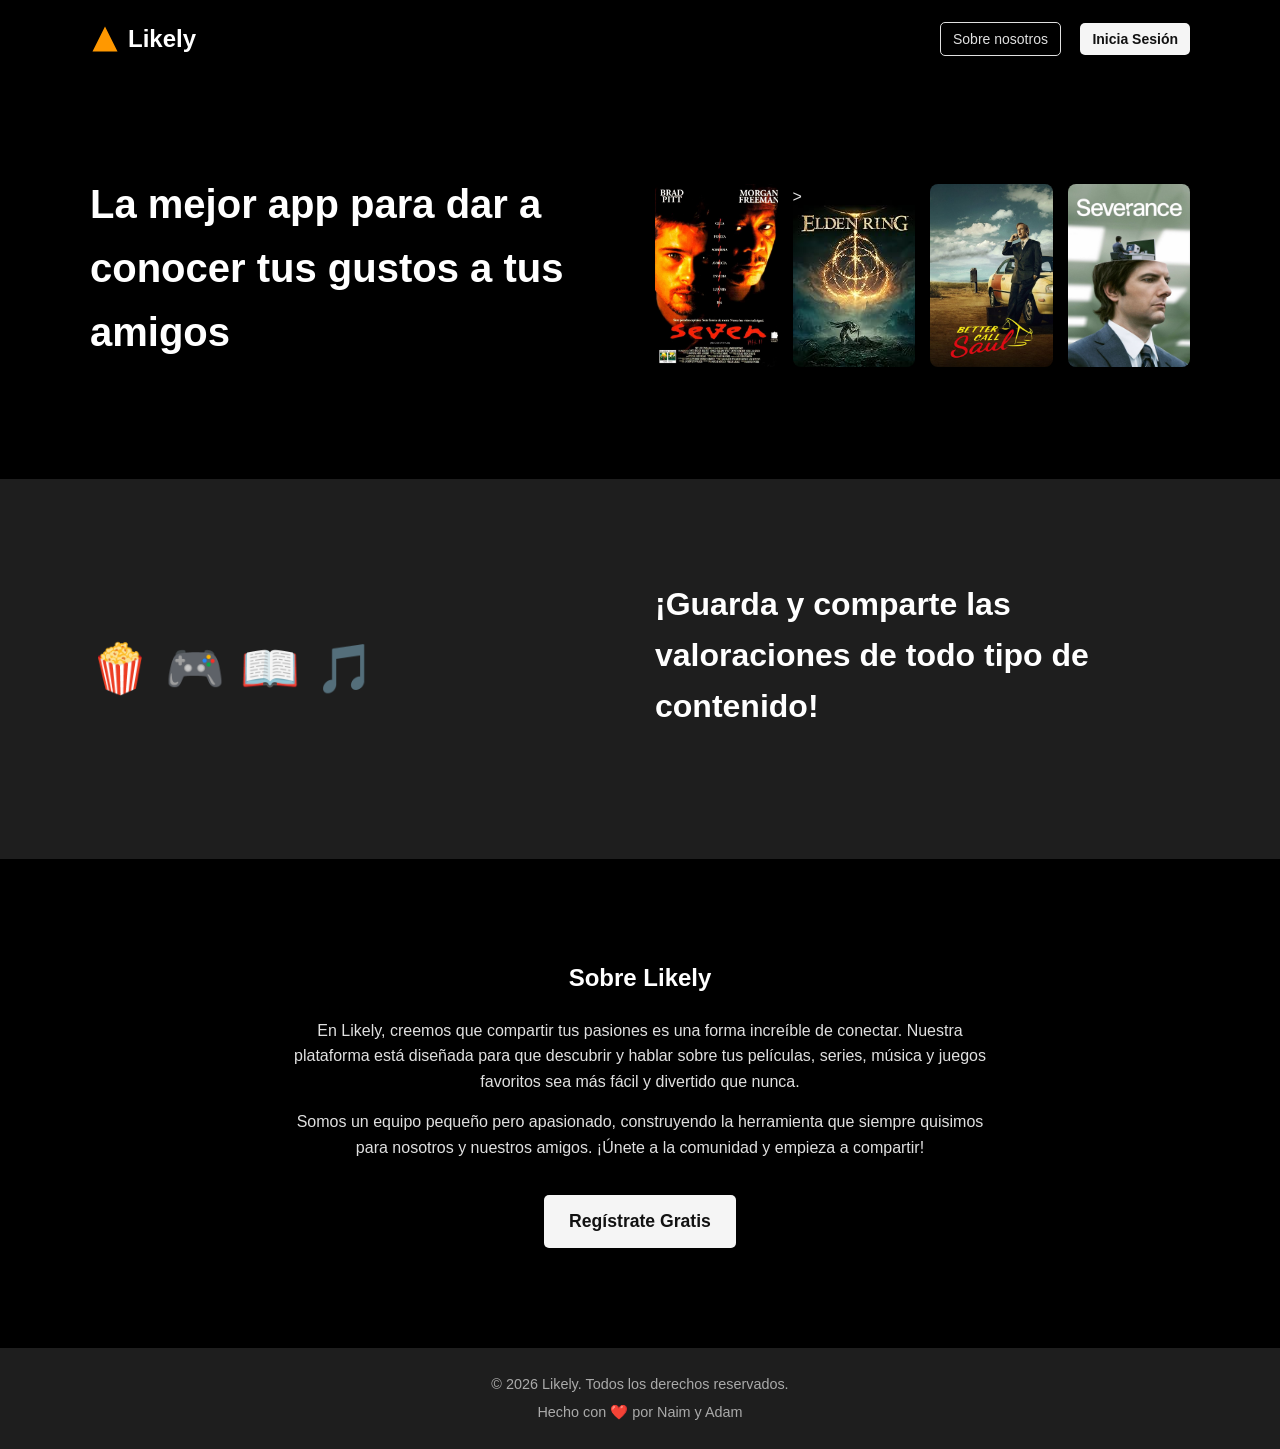
<file: frontend/pages/index.html>
<!DOCTYPE html>
<html lang="es">
<head>
    <link rel="icon" href="data:image/svg+xml,<svg xmlns='http://www.w3.org/2000/svg' viewBox='0 0 24 24'><path fill='%23ff9800' d='M12 2L2 22H22L12 2Z'/></svg>">
    <link rel="stylesheet" href="../styles/landing.css">
    <meta charset="UTF-8">
    <meta name="viewport" content="width=device-width, initial-scale=1.0">
    <title>Likely</title>
</head>
<body>

    <header class="header">
        <div class="container">
            <a href="index.html" class="logo">
                <svg class="logo-icon" viewBox="0 0 24 24">
                    <path d="M12 2L2 22H22L12 2Z"/>
                </svg>
                <span>Likely</span>
            </a>
            <nav class="nav">
                <a href="#sobre-nosotros" class="nav-btn-outline">Sobre nosotros</a>
                <a href="login.html" class="nav-btn-solid">Inicia Sesión</a>
            </nav>
        </div>
    </header>

    <section class="section section-bg-darker">
        <div class="container grid-container grid-cols-2">
            <div class="text-content">
                <h1>La mejor app para dar a conocer tus gustos a tus amigos</h1>
                </div>
            <div class="posters-gallery">
                <div class="gallery-image1" title="Poster Seven"></div>
                <div class="gallery-image2" title="Poster Elden Ring">></div>
                <div class="gallery-image3" title="Poster Better Call Saul"></div>
                <div class="gallery-image4" title="Poster Serverance"></div>
            </div>
        </div>
    </section>

    <section class="section section-bg-black emojis-section">
        <div class="container grid-container grid-cols-2">
            <div class="emojis-container">
                <span class="emoji">🍿</span>
                <span class="emoji">🎮</span>
                <span class="emoji">📖</span>
                <span class="emoji">🎵</span>
            </div>
            <div class="text-content">
                <h2>¡Guarda y comparte las valoraciones de todo tipo de contenido!</h2>
            </div>
        </div>
    </section>

    <section id="sobre-nosotros" class="section section-bg-darker about-section">
        <div class="container">
            <h2>Sobre Likely</h2>
            <p>
                En Likely, creemos que compartir tus pasiones es una forma increíble de conectar. Nuestra plataforma está diseñada para que descubrir y hablar sobre tus películas, series, música y juegos favoritos sea más fácil y divertido que nunca.
            </p>
            <p>
                Somos un equipo pequeño pero apasionado, construyendo la herramienta que siempre quisimos para nosotros y nuestros amigos. ¡Únete a la comunidad y empieza a compartir!
            </p>
            <a href="register.html" class="btn-cta">Regístrate Gratis</a>
        </div>
    </section>

    <footer class="footer">
        <div class="container">
            <p>&copy; <span id="currentYear"></span> Likely. Todos los derechos reservados.</p>
            <p>Hecho con ❤️ por Naim y Adam</p>
        </div>
    </footer>

    <script>
        document.getElementById('currentYear').textContent = new Date().getFullYear();
    </script>

</body>
</html>
</file>
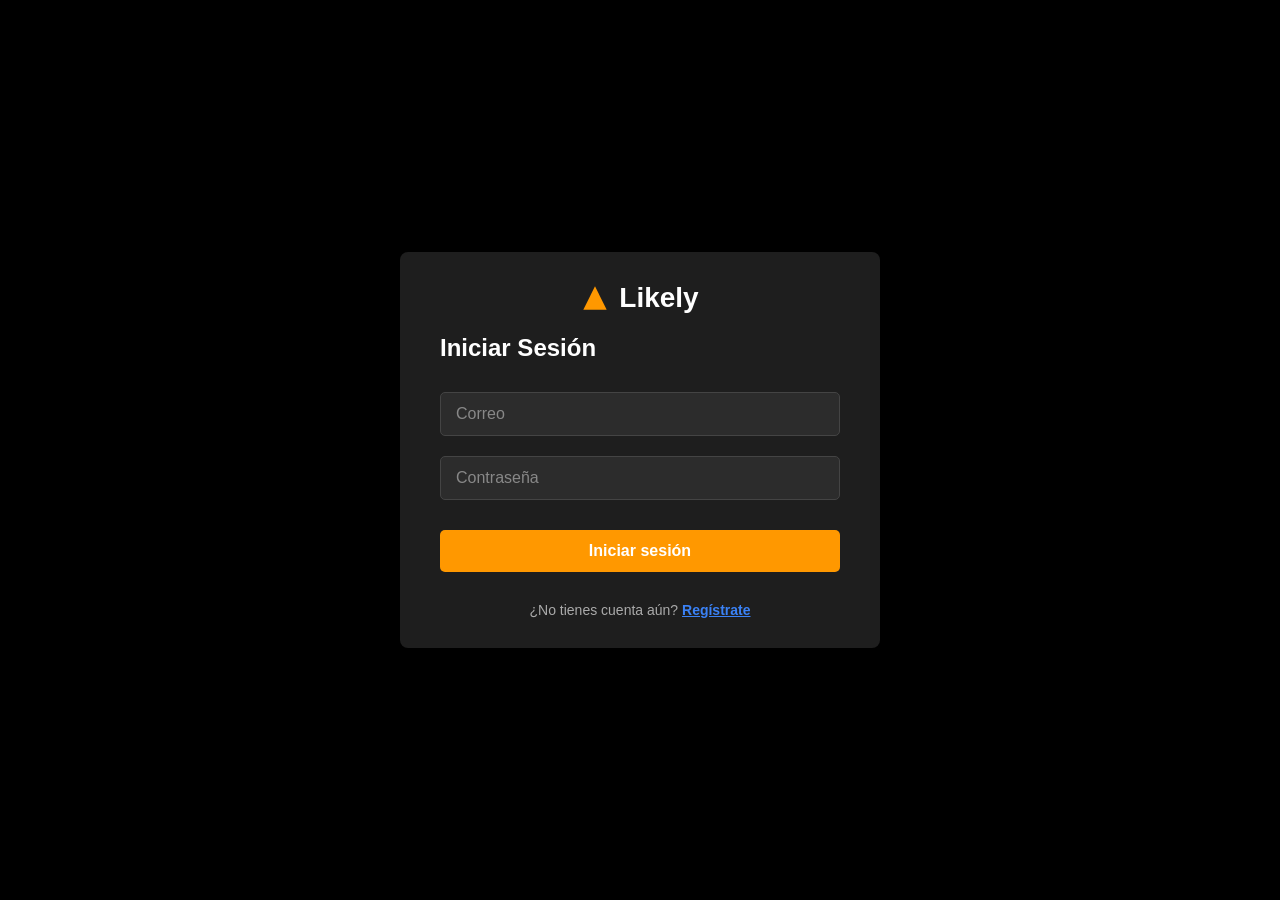
<file: frontend/pages/login.html>
<!DOCTYPE html>
<html lang="es">
<head>
    <link rel="icon" href="data:image/svg+xml,<svg xmlns='http://www.w3.org/2000/svg' viewBox='0 0 24 24'><path fill='%23ff9800' d='M12 2L2 22H22L12 2Z'/></svg>">
    <meta charset="UTF-8">
    <meta name="viewport" content="width=device-width, initial-scale=1.0">
    <title>Login</title>
    <link rel="stylesheet" href="../styles/login.css">
</head>
<body>

    <div class="login-container">
        <div class="logo-container">
            <a href="index.html" class="logo-link">
                <svg class="logo-icon" viewBox="0 0 24 24">
                    <path d="M12 2L2 22H22L12 2Z"/>
                </svg>
                <span class="logo-text">Likely</span>
            </a>
        </div>

        <h1>Iniciar Sesión</h1>

        <form id="loginForm">
            <div class="form-group">
                <label for="email">Correo</label>
                <input type="email" id="email" name="email" placeholder="Correo" required>
            </div>
            <div class="form-group">
                <label for="password">Contraseña</label>
                <input type="password" id="password" name="password" placeholder="Contraseña" required>
            </div>
            <button type="submit" class="btn-login">Iniciar sesión</button>
        </form>

        <div class="register-link">
            ¿No tienes cuenta aún? <a href="register.html">Regístrate</a>
        </div>
    </div>
    <script src="../js/login.js"></script>
</body>
</html>
</file>
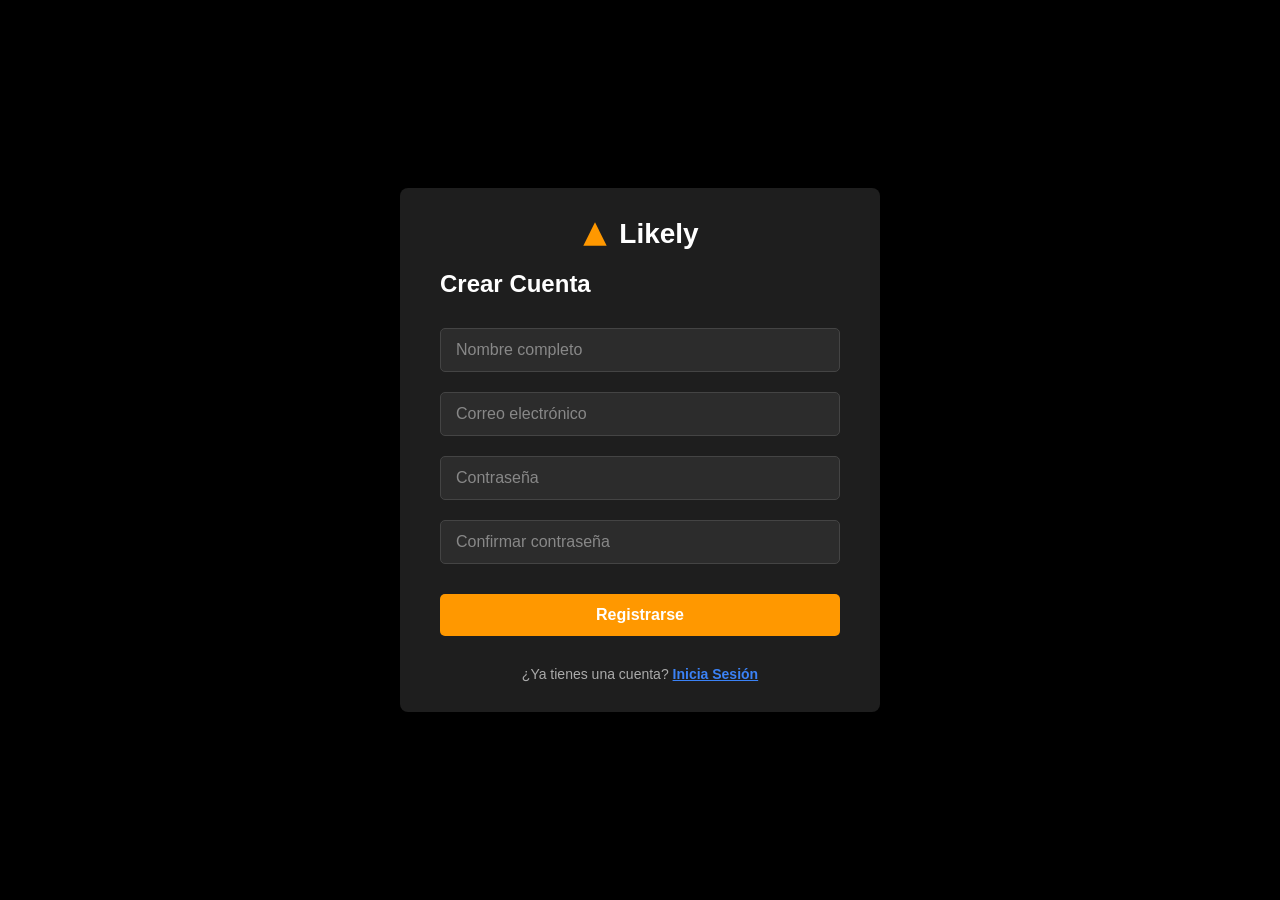
<file: frontend/pages/register.html>
<!DOCTYPE html>
<html lang="es">
<head>
    <link rel="icon" href="data:image/svg+xml,<svg xmlns='http://www.w3.org/2000/svg' viewBox='0 0 24 24'><path fill='%23ff9800' d='M12 2L2 22H22L12 2Z'/></svg>">
    <meta charset="UTF-8">
    <meta name="viewport" content="width=device-width, initial-scale=1.0">
    <title>Registrarse - Likely</title>
    <link rel="stylesheet" href="../styles/register.css">
</head>
<body>

    <div class="register-container">
        <div class="logo-container">
            <a href="index.html" class="logo-link">
                <svg class="logo-icon" viewBox="0 0 24 24">
                    <path d="M12 2L2 22H22L12 2Z"/>
                </svg>
                <span class="logo-text">Likely</span>
            </a>
        </div>

        <h1>Crear Cuenta</h1>

        <form id="registerForm">
            <div class="form-group">
                <input type="text" id="fullName" name="fullName" placeholder="Nombre completo" required>
            </div>
            <div class="form-group">
                <input type="email" id="email" name="email" placeholder="Correo electrónico" required>
            </div>
            <div class="form-group">
                <input type="password" id="password" name="password" placeholder="Contraseña" required>
            </div>
            <div class="form-group">
                <input type="password" id="confirmPassword" name="confirmPassword" placeholder="Confirmar contraseña" required>
            </div>
            <button type="submit" class="btn-register">Registrarse</button>
        </form>

        <div class="login-link">
            ¿Ya tienes una cuenta? <a href="login.html">Inicia Sesión</a> </div>
    </div>

    <script src="../js/register.js"></script>

</body>
</html>
</file>
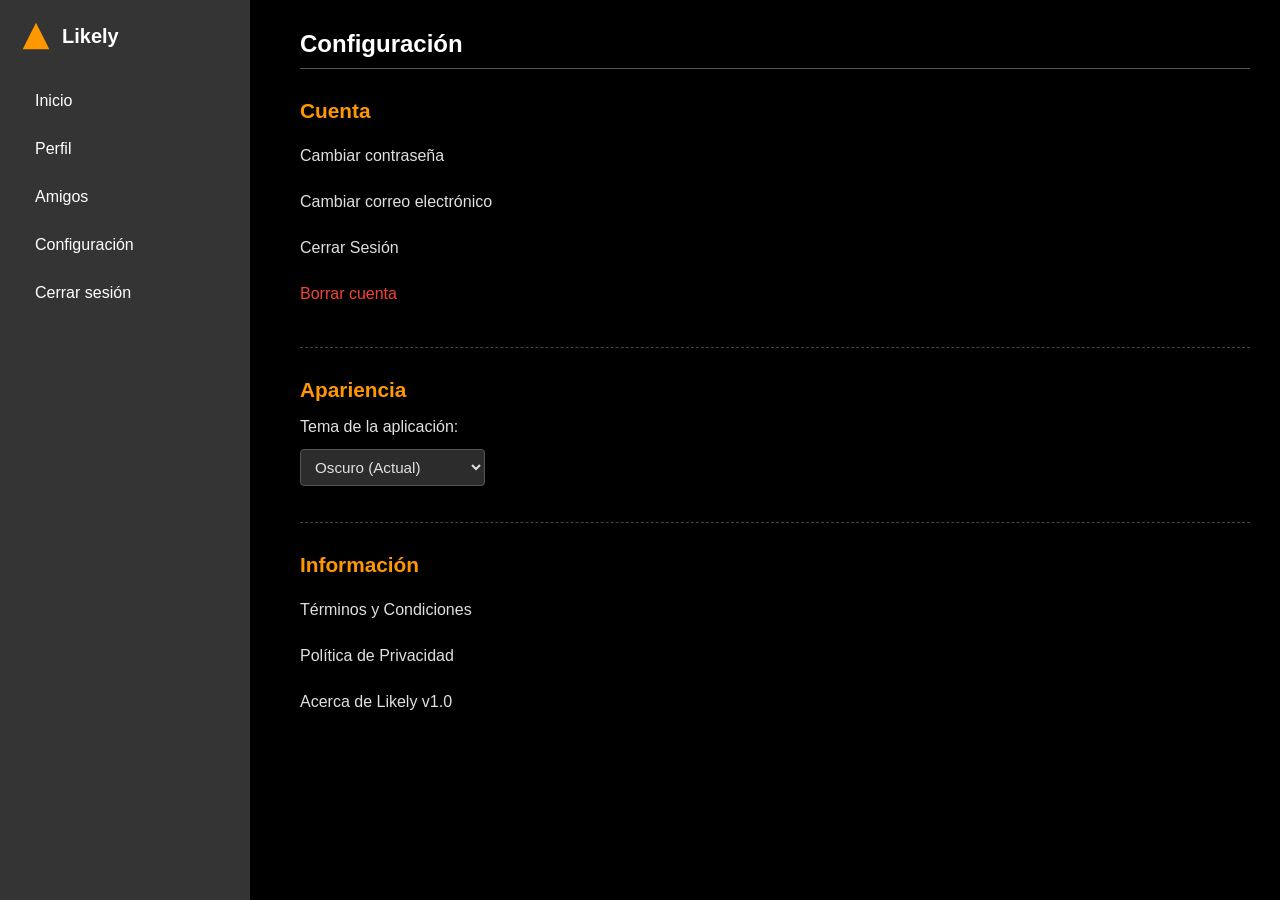
<file: frontend/pages/app/configPage.html>
<!DOCTYPE html>
<html lang="es">

<head>

    <meta charset="UTF-8" />
    <meta name="viewport" content="width=device-width, initial-scale=1.0" />
    <title>Likely</title>
    <link rel="stylesheet" href="../../styles/appStyles/configPage.css" />
</head>

<body>
    <div class="contenedor">

        <div class="barra-lateral">
            <a href="#" class="app-logo">
                <!-- REVISAR
                El svg nose como funciona en el html, se podría hacer con una imagen. -->
                <svg viewBox="0 0 24 24" xmlns="http://www.w3.org/2000/svg">
                    <path fill="#ff9800" d="M12 2L2 22H22L12 2Z" />
                </svg>
                <span>Likely</span>
            </a>

            <ul>
                <li><a href="homePage.html">Inicio</a></li>
                <li><a href="#">Perfil</a></li>
                <li><a href="#">Amigos</a></li>
                <li><a href="configPage.html">Configuración</a></li>
                <li><a href="#">Cerrar sesión</a></li>
            </ul>
        </div>

        <div class="contenido">
            <h2>Configuración</h2>

            <div class="contenedor-configuracion">

                <div class="seccion-config">
                    <h3>Cuenta</h3>
                    <ul class="lista-opciones">
                        <li><a href="#" id="opcionCambiarContrasena">Cambiar contraseña</a></li>
                        <li><a href="#" id="opcionCambiarCorreo">Cambiar correo electrónico</a></li>
                        <li><a href="#" id="opcionCerrarSesion" class="texto-importante">Cerrar Sesión</a></li>
                        <li><a href="#" id="opcionBorrarCuenta" class="texto-peligro">Borrar cuenta</a></li>
                    </ul>
                </div>

                <div class="seccion-config">
                    <h3>Apariencia</h3>
                    <ul class="lista-opciones">
                        <li>
                            <label for="selectorTema">Tema de la aplicación:</label>
                            <select name="tema" id="selectorTema">
                                <option value="oscuro">Oscuro (Actual)</option>
                                <option value="claro" disabled>Claro (No disponible)</option>
                            </select>
                        </li>
                        </ul>
                </div>

                <div class="seccion-config">
                    <h3>Información</h3>
                    <ul class="lista-opciones">
                        <li><a href="#" id="opcionTerminos">Términos y Condiciones</a></li>
                        <li><a href="#" id="opcionPoliticaPrivacidad">Política de Privacidad</a></li>
                        <li><a href="#" id="opcionAcercaDe">Acerca de Likely v1.0</a></li>
                    </ul>
                </div>

            </div>
        </div>

    <script src="../../js/appJs/configPage.js"></script>

</html>
</file>
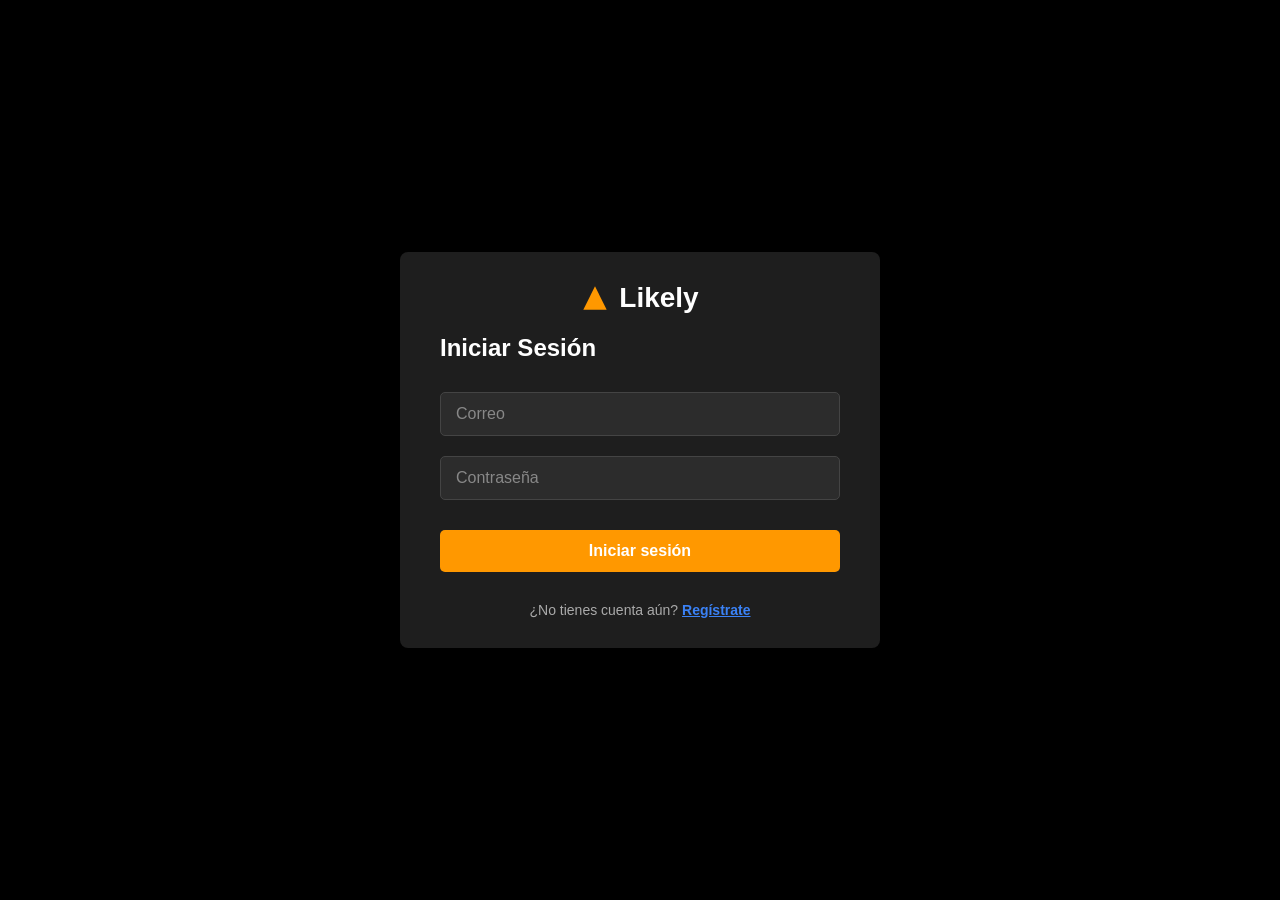
<file: frontend/pages/app/crearPublicacion.html>
<!DOCTYPE html>
<html lang="es">

<head>
    <meta charset="UTF-8" />
    <meta name="viewport" content="width=device-width, initial-scale=1.0" />
    <title>Likely - Crear Valoración</title>
    <link rel="icon"
        href="data:image/svg+xml,<svg xmlns='http://www.w3.org/2000/svg' viewBox='0 0 24 24'><path fill='%23ff9800' d='M12 2L2 22H22L12 2Z'/></svg>">
    <link rel="stylesheet" href="../../styles/appStyles/crearPublicacion.css" />
    <!-- SOLO AQUÍ va guardian.js -->
    <script src="../../js/appJs/utils/guardian.js"></script>
</head>

<body style="display: none">
    <div class="contenedor">
        <div class="barra-lateral">
            <a href="../index.html" class="app-logo">
                <svg viewBox="0 0 24 24" xmlns="http://www.w3.org/2000/svg">
                    <path fill="#ff9800" d="M12 2L2 22H22L12 2Z" />
                </svg>
                <span>Likely</span>
            </a>
            <ul>
                <li><a href="homePage.html">Inicio</a></li>
                <li><a href="miPerfil.html">Perfil</a></li>
                <li><a href="amigos.html">Amigos</a></li>
                <li><a href="configuracion.html">Configuración</a></li>
                <li><a href="#">Cerrar sesión</a></li>
            </ul>
        </div>

        <div class="contenido">
            <h2>Crear Nueva Valoración</h2>

            <form class="formulario-creacion" id="formularioCrearPublicacion">
                <div class="campo-formulario">
                    <label for="tituloPublicacion">Título<span class="requerido">*</span></label>
                    <input type="text" id="tituloPublicacion" name="titulo" required>
                    <p class="ayuda-texto">El nombre de la película, serie, libro, etc.</p>
                </div>

                <div class="campo-formulario">
                    <label for="urlImagenPublicacion">URL de la Imagen (Opcional)</label>
                    <input type="url" id="urlImagenPublicacion" name="urlImagen">
                    <p class="ayuda-texto">Pega aquí la URL de una imagen descriptiva.</p>
                </div>

                <div class="campo-formulario">
                    <label for="valoracionPublicacion">Valoración<span class="requerido">*</span></label>
                    <input type="text" id="valoracionPublicacion" name="valoracion" placeholder="Ej: 8/10" required>
                    <p class="ayuda-texto">Tu puntuación o valoración general.</p>
                </div>

                <div class="campo-formulario">
                    <label for="categoriaPublicacion">Categoría<span class="requerido">*</span></label>
                    <select id="categoriaPublicacion" name="categoria" required>
                        <option value="" disabled selected>Selecciona una categoría...</option>
                        <option value="pelicula">Película</option>
                        <option value="serie">Serie</option>
                        <option value="musica">Música</option>
                    </select>
                </div>

                <div class="campo-formulario">
                    <label for="resenaPublicacion">Reseña (Opcional)</label>
                    <textarea id="resenaPublicacion" name="resena" rows="5"></textarea>
                    <p class="ayuda-texto">Tus comentarios, opiniones o notas.</p>
                </div>

                <div class="acciones-formulario">
                    <button type="submit" class="boton-primario">Guardar Publicación</button>
                    <a href="#" class="boton-secundario" id="botonCancelarCreacion">Cancelar</a>
                </div>
            </form>
        </div>
    </div>

    <!-- Scripts de la página: primero tu lógica, luego logout -->
    <script src="../../js/appJs/crearPublicacion.js"></script>
    <script src="../../js/appJs/utils/logout.js"></script>
</body>

</html>
</file>
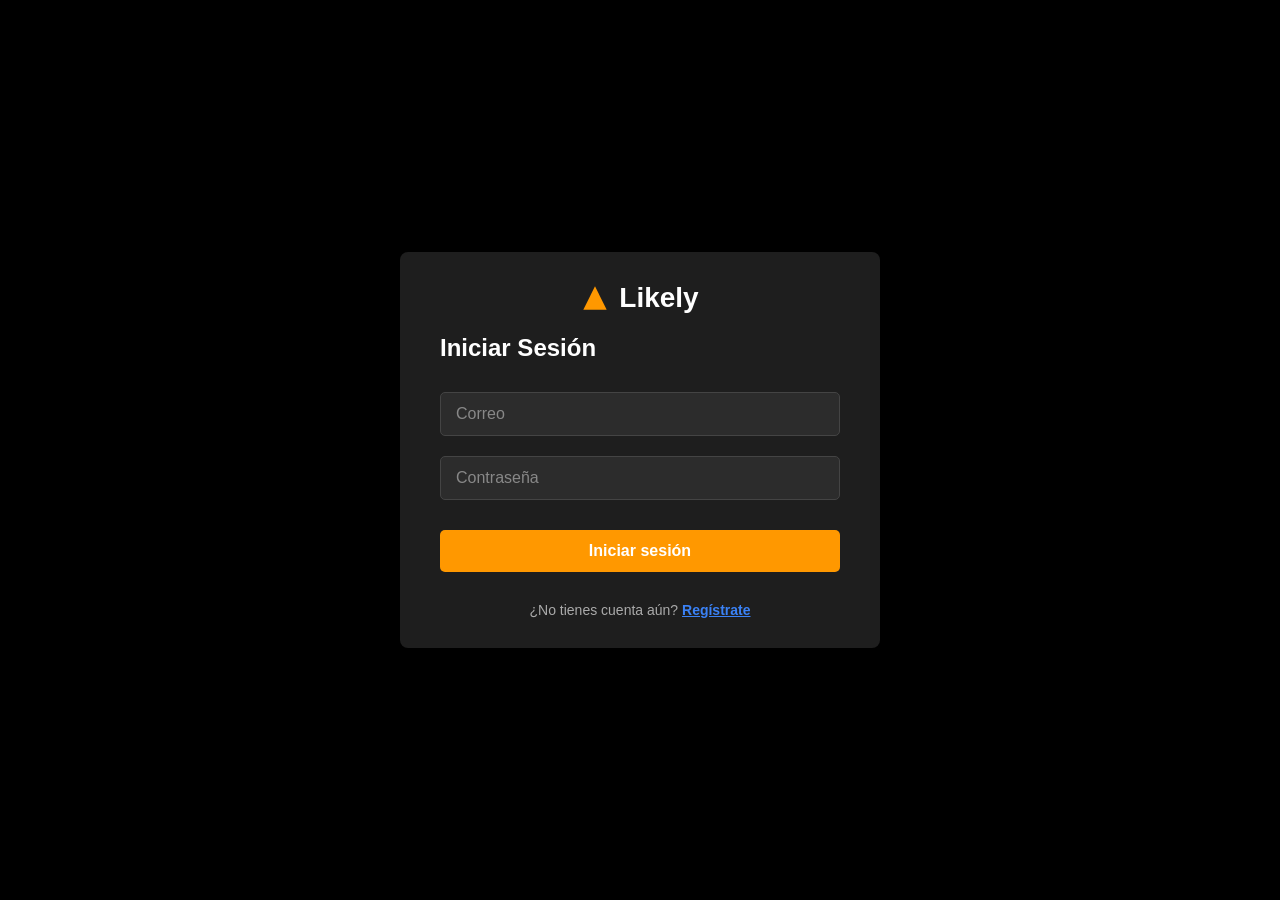
<file: frontend/pages/app/homePage.html>
<!DOCTYPE html>
<html lang="es">

<head>
    <link rel="icon" href="data:image/svg+xml,<svg xmlns='http://www.w3.org/2000/svg' viewBox='0 0 24 24'><path fill='%23ff9800' d='M12 2L2 22H22L12 2Z'/></svg>">
    <meta charset="UTF-8" />
    <meta name="viewport" content="width=device-width, initial-scale=1.0" />
    <title>Likely</title>
    <link rel="stylesheet" href="../../styles/appStyles/homePage.css" />
</head>


<body style="display: none">
    <script src="../../js/appJs/utils/guardian.js"></script>
    <div class="contenedor">
        <div class="barra-lateral">
            <a href="../index.html" class="app-logo">
                <svg viewBox="0 0 24 24" xmlns="http://www.w3.org/2000/svg">
                    <path fill="#ff9800" d="M12 2L2 22H22L12 2Z" />
                </svg>
                <span>Likely</span>
            </a>
            <ul>
                <li><a href="homePage.html">Inicio</a></li>
                <li><a href="miPerfil.html">Perfil</a></li>
                <li><a href="amigos.html">Amigos</a></li>
                <li><a href="configuracion.html">Configuración</a></li>
                <li><a href="#" id="logout-button">Cerrar sesión</a></li>

            </ul>
        </div>

        <div class="contenido">
            <h2>Mis Publicaciones</h2>

            <div class="filtros-inicio">
                <button data-categoria="todo" class="activo">Todo</button>
                <button data-categoria="pelicula">Películas</button>
                <button data-categoria="serie">Series</button>
                <button data-categoria="musica">Música</button>
            </div>

            <div class="publicaciones-inicio" id="listaPublicaciones">
            </div>
        </div>
        <a href="crearPublicacion.html" class="enlace-crear-publicacion-fijo">
            <button id="btnNuevaPublicacion" class="boton-nueva-publicacion">Crear Nueva Publicación</button>
        </a>

        <script src="../../js/appJs/homePage.js"></script>
        <script src="../../js/appJs/utils/logout.js"></script>

</body>

</html>
</file>
<file: frontend/styles/landing.css>
body {
            margin: 0;
            font-family: Arial, sans-serif;
            background-color: #121212;
            color: #E0E0E0;
            line-height: 1.6;
            padding-top: 72px;
        }

        .container {
            width: 90%;
            max-width: 1100px;
            margin: 0 auto;
            padding: 0 15px;
        }

        .header {
            position: fixed;
            top: 0;
            left: 0;
            width: 100%;
            z-index: 1000;
        }

        h1, h2, h3 {
            color: #FFFFFF;
            margin-top: 0;
        }

        a {
            text-decoration: none;
            color: inherit;
        }

        img {
            max-width: 100%;
            height: auto;
            display: block;
        }

        .header {
            background-color: #000000;
            padding: 20px 0;
            box-shadow: 0 2px 4px rgba(0,0,0,0.1);
        }

        .header .container {
            display: flex;
            justify-content: space-between;
            align-items: center;
        }

        .logo {
            display: flex;
            align-items: center;
            font-size: 24px;
            font-weight: bold;
            color: #FFFFFF;
        }

        .logo-icon {
            width: 30px;
            height: 30px;
            fill: #ff9800;
            margin-right: 8px;
        }

        .nav a {
            margin-left: 15px;
            padding: 8px 12px;
            border-radius: 5px;
            font-size: 14px;
        }

        .nav-btn-outline {
            border: 1px solid #E0E0E0;
            color: #E0E0E0;
        }
        .nav-btn-outline:hover {
            background-color: #E0E0E0;
            color: #121212;
        }

        .nav-btn-solid {
            background-color: #F5F5F5;
            color: #121212;
            font-weight: bold;
        }
        .nav-btn-solid:hover {
            background-color: #D1D1D1;
        }

        .section {
            padding: 100px 0;
        }

        .section-bg-darker {
            background-color: #000000;
        }
        .section-bg-black {
            background-color: #1E1E1E;
        }

        .grid-container {
            display: grid;
            gap: 30px;
            align-items: center;
        }

        .grid-cols-2 {
            grid-template-columns: 1fr 1fr;
        }

        .text-content h1 {
            font-size: 2.5em;
            margin-bottom: 15px;
        }
        .text-content h2 {
            font-size: 2em;
        }
        .text-content p {
            font-size: 1.1em;
            color: #B0B0B0;
        }

        .posters-gallery {
            display: grid;
            grid-template-columns: repeat(auto-fit, minmax(120px, 1fr));
            gap: 15px;
        }

        .gallery-image1 {
            border-radius: 8px;
            box-shadow: 0 4px 8px rgba(0,0,0,0.3);
            width: 100%;
            aspect-ratio: 2 / 3;
            object-fit: cover;
            background-image: url(../assets/images/Seven.png);
            background-repeat: no-repeat;
            background-size: cover;
        }

        .gallery-image2 {
            border-radius: 8px;
            box-shadow: 0 4px 8px rgba(0,0,0,0.3);
            width: 100%;
            aspect-ratio: 2 / 3;
            object-fit: cover;
            background-image: url(../assets/images/EldenRing.png);
            background-repeat: no-repeat;
            background-size: cover;
        }

        .gallery-image3 {
            border-radius: 8px;
            box-shadow: 0 4px 8px rgba(0,0,0,0.3);
            width: 100%;
            aspect-ratio: 2 / 3;
            object-fit: cover;
            background-image: url(../assets/images/Better\ Call\ Saul.png);
            background-repeat: no-repeat;
            background-size: cover;
        }

        .gallery-image4 {
            border-radius: 8px;
            box-shadow: 0 4px 8px rgba(0,0,0,0.3);
            width: 100%;
            aspect-ratio: 2 / 3;
            object-fit: cover;
            background-image: url(../assets/images/Severance.png);
            background-repeat: no-repeat;
            background-size: cover;
        }

        .emojis-section .grid-container {
            align-items: center;
        }
        .emojis-container {
            display: flex;
            justify-content: flex-start;
        }
        .emoji {
            font-size: 3rem;
            margin-right: 15px;
        }

        .about-section {
            text-align: center;
        }
        .about-section h2 {
            margin-bottom: 20px;
        }
        .about-section p {
            max-width: 700px;
            margin: 0 auto 15px auto;
        }
        .btn-cta {
            display: inline-block;
            background-color: #F5F5F5;
            color: #121212;
            padding: 12px 25px;
            border-radius: 5px;
            font-weight: bold;
            font-size: 1.1em;
            margin-top: 20px;
        }
        .btn-cta:hover {
            background-color: #D1D1D1;
        }

        .footer {
            background-color: #1E1E1E;
            text-align: center;
            padding: 20px 0;
            font-size: 0.9em;
            color: #AAAAAA;
        }
        .footer p {
            margin: 5px 0;
        }
</file>
<file: frontend/styles/login.css>
body {
            margin: 0;
            font-family: Arial, sans-serif;
            background-color: #000000;
            color: #E0E0E0;
            display: flex;
            align-items: center;
            justify-content: center;
            min-height: 100vh;
            box-sizing: border-box;
            padding: 20px;
        }

        .login-container {
            background-color: #1E1E1E;
            padding: 30px 40px;
            border-radius: 8px;
            box-shadow: 0 4px 15px rgba(0, 0, 0, 0.5);
            width: 100%;
            max-width: 400px;
            text-align: center;
        }

        .logo-container {
            display: flex;
            align-items: center;
            justify-content: center;
            margin-bottom: 20px;
        }

        .logo-link {
            display: flex;
            align-items: center;
            text-decoration: none;
            color: inherit;
        }

        .logo-icon {
            width: 28px;
            height: 28px;
            fill: #ff9800;
            margin-right: 10px;
        }

        .logo-text {
            font-size: 28px;
            font-weight: bold;
            color: #FFFFFF;
        }

        .login-container h1 {
            color: #FFFFFF;
            font-size: 24px;
            margin-bottom: 30px;
            text-align: left;
        }

        .form-group {
            margin-bottom: 20px;
            text-align: left;
        }

        .form-group label {
            display: block;
            font-size: 14px;
            color: #AAAAAA;
            margin-bottom: 5px;
            display: none;
        }

        .form-group input[type="email"],
        .form-group input[type="password"] {
            width: 100%;
            padding: 12px 15px;
            background-color: #2C2C2C;
            border: 1px solid #444444;
            border-radius: 5px;
            color: #E0E0E0;
            font-size: 16px;
            box-sizing: border-box;
        }

        .form-group input[type="email"]::placeholder,
        .form-group input[type="password"]::placeholder {
            color: #888888;
        }

        .btn-login {
            background-color: #ff9800;
            color: #FFFFFF;
            padding: 12px 20px;
            border: none;
            border-radius: 5px;
            font-size: 16px;
            font-weight: bold;
            cursor: pointer;
            width: 100%;
            transition: background-color 0.3s;
            margin-top: 10px;
        }

        .btn-login:hover {
            background-color: #e98c00;
        }

        .register-link {
            margin-top: 30px;
            font-size: 14px;
            color: #AAAAAA;
        }

        .register-link a {
            color: #3B82F6;
            font-weight: bold;
            text-decoration: underline;
        }

        .register-link a:hover {
            color: #2563EB;
        }

        @media (max-width: 480px) {
            .login-container {
                padding: 25px 20px;
            }
            .logo-icon {
                width: 24px;
                height: 24px;
            }
            .logo-text {
                font-size: 24px;
            }
            .login-container h1 {
                font-size: 20px;
            }
        }
</file>
<file: frontend/styles/register.css>
body {
            margin: 0;
            font-family: Arial, sans-serif;
            background-color: #000000;
            color: #E0E0E0;
            display: flex;
            align-items: center;
            justify-content: center;
            min-height: 100vh;
            box-sizing: border-box;
            padding: 20px;
        }

        .register-container {
            background-color: #1E1E1E;
            padding: 30px 40px;
            border-radius: 8px;
            box-shadow: 0 4px 15px rgba(0, 0, 0, 0.5);
            width: 100%;
            max-width: 400px;
            text-align: center;
        }

        .logo-container {
            display: flex;
            align-items: center;
            justify-content: center;
            margin-bottom: 20px;
        }

        .logo-link {
            display: flex;
            align-items: center;
            text-decoration: none;
            color: inherit;
        }

        .logo-icon {
            width: 28px;
            height: 28px;
            fill: #ff9800;
            margin-right: 10px;
        }

        .logo-text {
            font-size: 28px;
            font-weight: bold;
            color: #FFFFFF;
        }

        .register-container h1 {
            color: #FFFFFF;
            font-size: 24px;
            margin-bottom: 30px;
            text-align: left;
        }

        .form-group {
            margin-bottom: 20px;
            text-align: left;
        }

        .form-group input[type="text"],
        .form-group input[type="email"],
        .form-group input[type="password"] {
            width: 100%;
            padding: 12px 15px;
            background-color: #2C2C2C;
            border: 1px solid #444444;
            border-radius: 5px;
            color: #E0E0E0;
            font-size: 16px;
            box-sizing: border-box;
        }

        .form-group input::placeholder {
            color: #888888;
        }

        .btn-register {
            background-color: #ff9800;
            color: #FFFFFF;
            padding: 12px 20px;
            border: none;
            border-radius: 5px;
            font-size: 16px;
            font-weight: bold;
            cursor: pointer;
            width: 100%;
            transition: background-color 0.3s;
            margin-top: 10px;
        }

        .btn-register:hover {
            background-color: #e98c00;
        }

        .login-link {
            margin-top: 30px;
            font-size: 14px;
            color: #AAAAAA;
        }

        .login-link a {
            color: #3B82F6;
            font-weight: bold;
            text-decoration: underline;
        }

        .login-link a:hover {
            color: #2563EB;
        }

        @media (max-width: 480px) {
            .register-container {
                padding: 25px 20px;
            }
            .logo-icon {
                width: 24px;
                height: 24px;
            }
            .logo-text {
                font-size: 24px;
            }
            .register-container h1 {
                font-size: 20px;
            }
        }
</file>
<file: frontend/styles/appStyles/configPage.css>
/* Estilos generales (los tuyos) */
body {
    margin: 0;
    font-family: Arial, sans-serif;
    background-color: black;
}

.contenedor {
    display: flex;
}

/* BARRA LATERAL ESTILO (tus estilos) */
.barra-lateral {
    width: 250px;
    min-height: 100vh;
    background-color: #343434;
    color: white;
    padding: 20px;
    box-sizing: border-box;
}

.app-logo {
    display: flex;
    align-items: center;
    text-decoration: none;
    color: white;
    margin-bottom: 30px;
}

.app-logo svg {
    width: 32px;
    height: 32px;
    margin-right: 10px;
}

.app-logo span {
    font-size: 20px;
    font-weight: bold;
}

.barra-lateral ul {
    list-style: none;
    padding: 0;
    margin-top: 20px;
}

.barra-lateral ul li {
    margin-bottom: 10px;
}

.barra-lateral ul li a {
    color: white;
    text-decoration: none;
    font-size: 16px;
    display: block;
    padding: 10px 15px;
    border-radius: 8px;
    transition: background-color 0.2s ease-in-out, padding-left 0.2s ease-in-out;
}

.barra-lateral ul li a:hover {
    background-color: #3b3b3b;
}
/* FIN BARRA LATERAL ESTILO */
/* --- ESTILOS PARA LA PÁGINA DE CONFIGURACIÓN (dentro de .contenido) --- */

.contenido {
    padding: 30px 30px 30px 50px; /* Arriba, Derecha, Abajo, Izquierda (aumentado a 50px) */
    flex: 1; 
    background-color: black; 
}

.contenido h2 { /* Reutilizas el estilo que ya tenías para el título de la sección */
    color: white;
    margin-top: 0;
    border-bottom: 1px solid #555;
    padding-bottom: 10px;
    margin-bottom: 30px; /* Un poco más de espacio para la página de configuración */
}

.contenedor-configuracion {
    color: white;
}

.seccion-config {
    margin-bottom: 30px;
    padding-bottom: 20px;
    border-bottom: 1px dashed #444; /* Separador más sutil entre secciones */
}

.seccion-config:last-child {
    border-bottom: none; /* La última sección no necesita separador inferior */
    margin-bottom: 0;
}

.seccion-config h3 {
    color: #ff9800; /* Naranja para los títulos de sección */
    font-size: 1.3em;
    margin-top: 0;
    margin-bottom: 15px;
}

.lista-opciones {
    list-style: none;
    padding-left: 0; /* Quitar padding por defecto de ul */
}

.lista-opciones li {
    margin-bottom: 12px;
    font-size: 1em;
}

.lista-opciones li a {
    color: #e0e0e0; /* Gris claro para las opciones */
    text-decoration: none;
    padding: 8px 0; /* Un poco de padding para que sea más fácil hacer clic */
    display: inline-block; /* Para que el padding funcione */
    transition: color 0.2s ease-in-out;
}

.lista-opciones li a:hover {
    color: #ff9800; /* Naranja al pasar el ratón */
}

.lista-opciones li a.texto-peligro {
    color: #f44336; /* Rojo para opciones peligrosas como borrar cuenta */
}

.lista-opciones li a.texto-peligro:hover {
    color: #d32f2f; /* Rojo más oscuro al pasar el ratón */
}

.lista-opciones label { /* Estilo para labels en general dentro de las opciones */
    display: block; /* Para que ocupe toda la línea si es necesario */
    margin-bottom: 8px;
    color: #e0e0e0;
}

.lista-opciones select,
.lista-opciones input[type="text"], /* Si añades inputs de texto en el futuro */
.lista-opciones input[type="email"],
.lista-opciones input[type="password"] {
    background-color: #2c2c2c;
    color: #e0e0e0;
    border: 1px solid #555;
    padding: 8px 10px;
    border-radius: 4px;
    font-size: 0.95em;
    margin-top: 5px; /* Espacio si el label está arriba */
}

/* Estilos para el control de tipo toggle (interruptor) */
.control-toggle {
    position: relative;
    display: inline-flex; /* Cambiado a inline-flex para mejor alineación con el texto */
    align-items: center; /* Centra verticalmente el texto y el switch */
    width: auto; /* Ajusta el ancho al contenido */
    cursor: pointer;
    font-size: 1em; /* Hereda tamaño de fuente */
    -webkit-user-select: none;
    -moz-user-select: none;
    -ms-user-select: none;
    user-select: none;
    color: #e0e0e0; /* Color del texto del label */
    margin-right: 10px; /* Espacio a la derecha del texto del label */
}

.control-toggle input[type="checkbox"] {
    opacity: 0;
    width: 0;
    height: 0;
}

.deslizador {
    position: relative; /* Cambiado de absolute para que fluya con el texto */
    display: inline-block; /* Para que esté en línea con el texto */
    width: 40px; /* Ancho del switch */
    height: 20px; /* Alto del switch */
    background-color: #555; /* Fondo del switch apagado */
    border-radius: 20px; /* Hace que los extremos sean redondos */
    transition: background-color .4s;
    margin-left: 10px; /* Espacio entre el texto y el switch */
}

.deslizador:before {
    position: absolute;
    content: "";
    height: 14px; /* Alto del círculo interior */
    width: 14px; /* Ancho del círculo interior */
    left: 3px; /* Posición inicial del círculo */
    bottom: 3px; /* Posición inicial del círculo */
    background-color: white;
    border-radius: 50%; /* Hace que sea un círculo */
    transition: .4s;
}

.control-toggle input:checked + .deslizador {
    background-color: #ff9800; /* Naranja cuando está activo */
}

.control-toggle input:focus + .deslizador {
    box-shadow: 0 0 1px #ff9800;
}

.control-toggle input:checked + .deslizador:before {
    transform: translateX(20px); /* Mueve el círculo a la derecha */
}
</file>
<file: frontend/styles/appStyles/crearPublicacion.css>
body {
    margin: 0;
    font-family: Arial, sans-serif;
    background-color: black;
}

.contenedor {
    display: flex;
}

.barra-lateral {
    width: 250px;
    height: 100vh;
    background-color: #343434;
    color: white;
    padding: 20px;
    box-sizing: border-box;
    position: fixed;
    top: 0;
    left: 0;
    overflow-y: auto;
    z-index: 1000;
}

.app-logo {
    display: flex;
    align-items: center;
    text-decoration: none;
    color: white;
    margin-bottom: 30px;
}

.app-logo svg {
    width: 32px;
    height: 32px;
    margin-right: 10px;
}

.app-logo span {
    font-size: 20px;
    font-weight: bold;
}

.barra-lateral ul {
    list-style: none;
    padding: 0;
    margin-top: 20px;
}

.barra-lateral ul li {
    margin-bottom: 10px;
}

.barra-lateral ul li a {
    color: white;
    text-decoration: none;
    font-size: 16px;
    display: block;
    padding: 10px 15px;
    border-radius: 8px;
    transition: background-color 0.2s ease-in-out, padding-left 0.2s ease-in-out;
}

.barra-lateral ul li a:hover {
    background-color: #3b3b3b;
}

.contenido {
    flex: 1;
    margin-left: 250px;
    padding: 30px 40px 90px 40px;
    background-color: black;
    height: 100vh;
    overflow-y: auto;
    box-sizing: border-box;
}

.contenido h2.titulo-creacion {
    color: white;
    font-size: 1.8em;
    margin-top: 0;
    border-bottom: 1px solid #555;
    padding-bottom: 15px;
    margin-bottom: 30px;
    text-align: left;
}

.formulario-creacion {
    max-width: 700px;
    margin: 0 auto;
    color: #e0e0e0;
}

.campo-formulario {
    margin-bottom: 25px;
}

.campo-formulario label {
    display: block;
    margin-bottom: 8px;
    font-weight: bold;
    font-size: 0.95em;
}

.campo-formulario label .requerido {
    color: #ff9800;
    margin-left: 4px;
}

.campo-formulario input[type="text"],
.campo-formulario input[type="url"],
.campo-formulario select,
.campo-formulario textarea {
    width: 100%;
    padding: 10px 12px;
    background-color: #2c2c2c;
    color: #e0e0e0;
    border: 1px solid #555;
    border-radius: 4px;
    box-sizing: border-box;
    font-size: 1em;
    font-family: Arial, sans-serif;
}

.campo-formulario input::placeholder,
.campo-formulario textarea::placeholder {
    color: #888;
}

.campo-formulario textarea {
    resize: vertical;
    min-height: 80px;
}

.ayuda-texto {
    font-size: 0.8em;
    color: #aaa;
    margin-top: 5px;
    margin-bottom: 0;
}

.acciones-formulario {
    margin-top: 30px;
    padding-top: 20px;
    border-top: 1px solid #444;
    display: flex;
    justify-content: flex-end;
    gap: 15px;
}

.boton-primario,
.boton-secundario {
    padding: 10px 20px;
    border: none;
    border-radius: 5px;
    font-size: 1em;
    cursor: pointer;
    text-decoration: none;
    display: inline-block;
    text-align: center;
}

.boton-primario {
    background-color: #ff9800;
    color: white;
    transition: background-color 0.2s ease-in-out;
}

.boton-primario:hover {
    background-color: #e68a00;
}

.boton-secundario {
    background-color: #555;
    color: white;
    transition: background-color 0.2s ease-in-out;
}

.boton-secundario:hover {
    background-color: #666;
}
</file>
<file: frontend/styles/appStyles/homePage.css>
body {
    margin: 0;
    font-family: Arial, sans-serif;
    background-color: black;
}

.contenedor {
    display: flex;
}

.barra-lateral {
    width: 250px;
    height: 100vh;
    background-color: #343434;
    color: white;
    padding: 20px;
    box-sizing: border-box;
    position: fixed;
    top: 0;
    left: 0;
    overflow-y: auto;
    z-index: 1000;
}

.app-logo {
    display: flex;
    align-items: center;
    text-decoration: none;
    color: white;
    margin-bottom: 30px;
}

.app-logo svg {
    width: 32px;
    height: 32px;
    margin-right: 10px;
}

.app-logo span {
    font-size: 20px;
    font-weight: bold;
}

.barra-lateral ul {
    list-style: none;
    padding: 0;
    margin-top: 20px;
}

.barra-lateral ul li {
    margin-bottom: 10px;
}

.barra-lateral ul li a {
    color: white;
    text-decoration: none;
    font-size: 16px;
    display: block;
    padding: 10px 15px;
    border-radius: 8px;
    transition: background-color 0.2s ease-in-out, padding-left 0.2s ease-in-out;
}

.barra-lateral ul li a:hover {
    background-color: #3b3b3b;
}

.contenido {
    flex: 1;
    margin-left: 250px;
    padding: 30px 40px 90px 40px;
    background-color: black;
    height: 100vh;
    overflow-y: auto;
    box-sizing: border-box;
}

.contenido h2 {
    color: white;
    margin-top: 0;
    border-bottom: 1px solid #555;
    padding-bottom: 10px;
    margin-bottom: 20px;
}

.filtros-inicio {
    margin-bottom: 20px;
}

.filtros-inicio button {
    background-color: #555;
    color: white;
    border: 1px solid #777;
    padding: 8px 12px;
    margin-right: 8px;
    margin-bottom: 8px;
    cursor: pointer;
    border-radius: 4px;
}

.filtros-inicio button:hover {
    background-color: #666;
}

.filtros-inicio button.activo {
    background-color: #ff9800;
    color: #333;
    font-weight: bold;
}

.publicaciones-inicio {
    display: flex;
    flex-wrap: wrap;
    gap: 15px;
    color: white;
}

.tarjeta-publicacion-inicio {
    background-color: #2e2e2e;
    border: 1px solid #444;
    padding: 15px;
    border-radius: 5px;
    width: 220px;
    box-sizing: border-box;
    display: flex;
    flex-direction: column;
}

.tarjeta-publicacion-inicio img {
    width: 100%;
    height: 150px;
    object-fit: cover;
    margin-bottom: 10px;
    border-radius: 3px;
    background-color: #444;
}

.tarjeta-publicacion-inicio h3 {
    font-size: 1.1em;
    color: #ff9800;
    margin-top: 0;
    margin-bottom: 8px;
    min-height: 2.2em;
    overflow: hidden;
}

.tarjeta-publicacion-inicio p {
    font-size: 0.9em;
    margin-bottom: 8px;
    color: #ddd;
    line-height: 1.4;
}

.tarjeta-publicacion-inicio p.descripcion-publicacion {
    flex-grow: 1;
    min-height: 4.2em;
    overflow: hidden;
}

.tarjeta-publicacion-inicio .categoria {
    font-size: 0.8em;
    font-style: italic;
    color: #aaa;
    margin-top: auto;
    align-self: flex-end;
}

.enlace-crear-publicacion-fijo {
    position: fixed;
    bottom: 30px;
    right: 40px;
    z-index: 1001;
    text-decoration: none;
}

.boton-nueva-publicacion {
    padding: 10px 20px;
    background-color: #ff9800;
    color: white;
    border: none;
    border-radius: 25px;
    font-size: 1em;
    font-weight: bold;
    cursor: pointer;
    box-shadow: 0 3px 8px rgba(0,0,0,0.4);
    transition: background-color 0.2s ease-in-out, transform 0.15s ease-in-out;
}

.boton-nueva-publicacion:hover {
    background-color: #e68a00;
    transform: scale(1.03) translateY(-1px);
}
</file>
